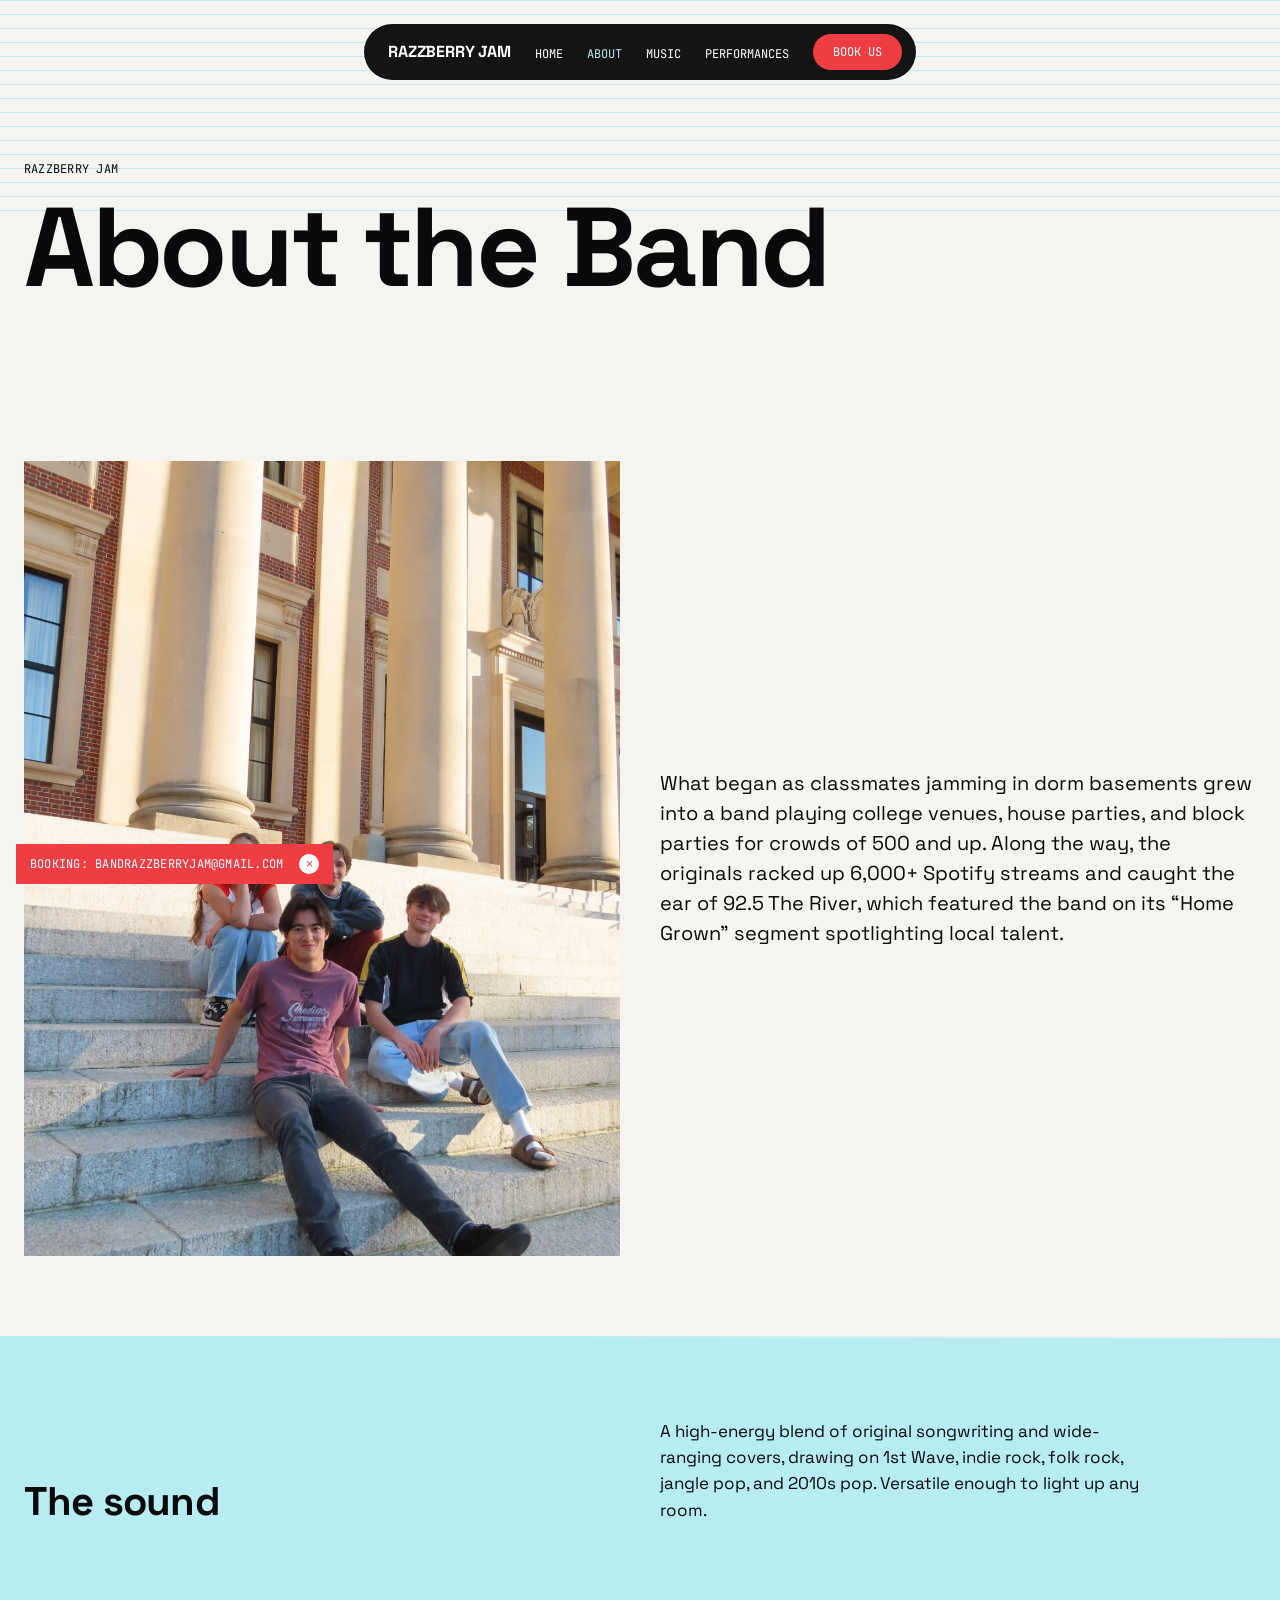
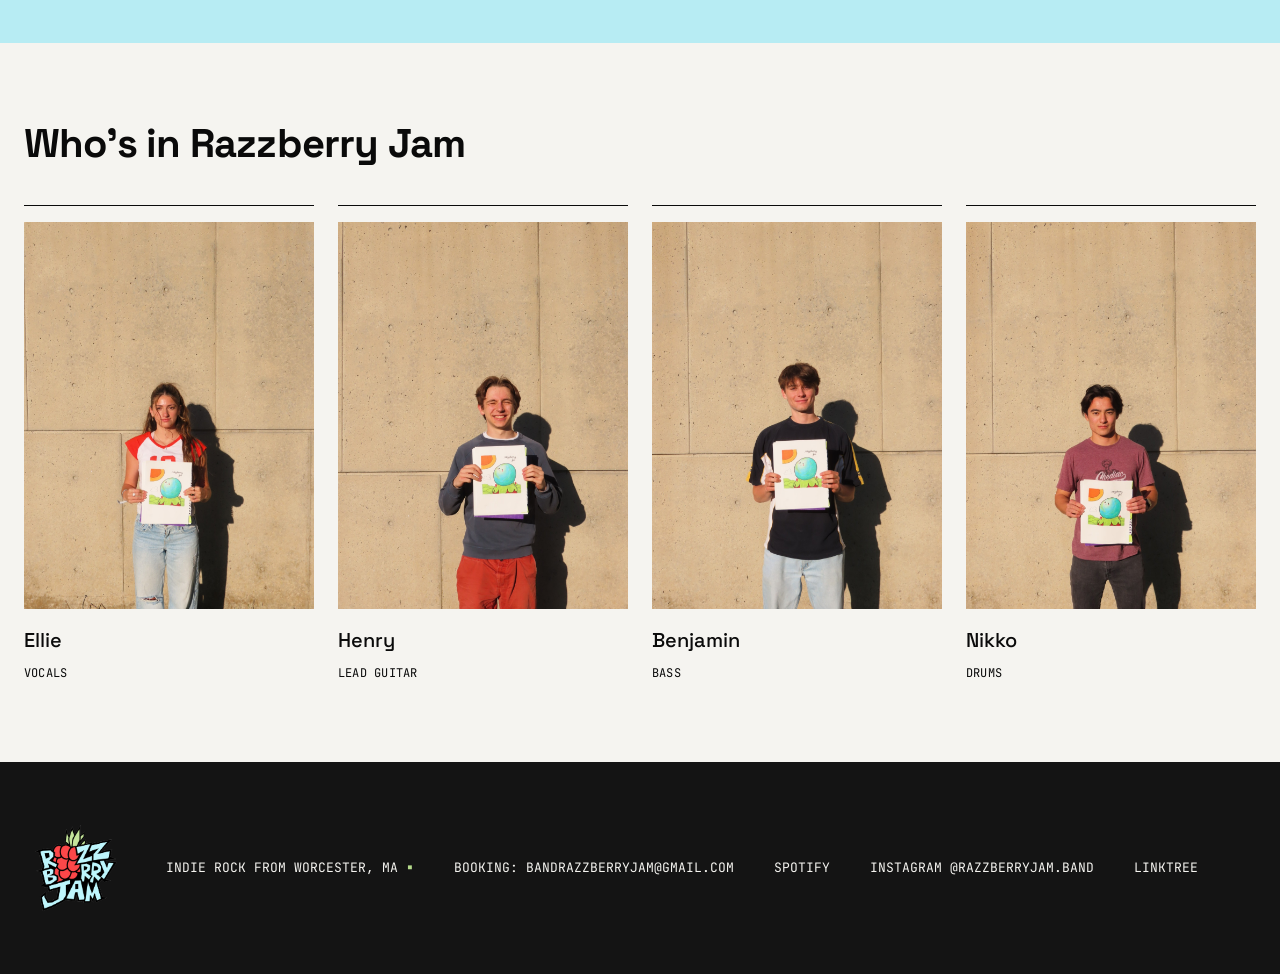
<file: about.html>
<!DOCTYPE html>
<html lang="en">
<head>
  <meta charset="UTF-8">
  <meta name="viewport" content="width=device-width, initial-scale=1.0">
  <title>About Razzberry Jam — Worcester, MA Indie Band</title>
  <meta name="description" content="Meet Razzberry Jam, a four-piece indie band from Worcester, MA. Formed by college classmates, featured on 92.5 The River, and built for live rooms of every size.">
  <link rel="preconnect" href="https://fonts.googleapis.com">
  <link rel="preconnect" href="https://fonts.gstatic.com" crossorigin>
  <link href="https://fonts.googleapis.com/css2?family=Space+Grotesk:wght@400;500;700&family=JetBrains+Mono:wght@400;700&display=swap" rel="stylesheet">
  <link rel="stylesheet" href="styles.css">
  <link rel="icon" type="image/png" href="logo.png">
</head>
<body>

  <div class="nav-wrap">
    <nav class="nav" aria-label="Main">
      <a class="wordmark" href="index.html">RAZZBERRY JAM</a>
      <ul>
        <li><a href="index.html">Home</a></li>
        <li><a href="about.html" aria-current="page">About</a></li>
        <li><a href="music.html">Music</a></li>
        <li><a href="performances.html">Performances</a></li>
      </ul>
      <a class="btn btn-red" href="mailto:bandrazzberryjam@gmail.com">Book Us</a>
    </nav>
  </div>

  <!-- Hero -->
  <header class="hero">
    <div class="hero-stripes stripes" aria-hidden="true"></div>
    <div class="container">
      <span class="eyebrow">Razzberry Jam</span>
      <h1 class="display">About the Band</h1>
    </div>
  </header>

  <!-- Story -->
  <section>
    <div class="container">
      <div class="story-split">
        <div class="plate"><img src="band-steps.jpg" alt="The four members of Razzberry Jam on stone steps between columns"></div>
        <p>What began as classmates jamming in dorm basements grew into a band playing college venues, house parties, and block parties for crowds of 500 and up. Along the way, the originals racked up 6,000+ Spotify streams and caught the ear of 92.5 The River, which featured the band on its &ldquo;Home Grown&rdquo; segment spotlighting local talent.</p>
      </div>
    </div>
  </section>

  <hr class="divider">

  <!-- Sound -->
  <section class="ice-band">
    <div class="container">
      <div class="section-header">
        <h2>The sound</h2>
        <p>A high-energy blend of original songwriting and wide-ranging covers, drawing on 1st Wave, indie rock, folk rock, jangle pop, and 2010s pop. Versatile enough to light up any room.</p>
      </div>
    </div>
  </section>

  <!-- Members -->
  <section>
    <div class="container">
      <h2>Who's in Razzberry Jam</h2>
      <div class="member-grid">
        <div>
          <img src="member-ellie.jpg" alt="Ellie, vocals">
          <span class="name">Ellie</span><span class="role">Vocals</span>
        </div>
        <div>
          <img src="member-henry.jpg" alt="Henry, lead guitar">
          <span class="name">Henry</span><span class="role">Lead Guitar</span>
        </div>
        <div>
          <img src="member-benjamin.jpg" alt="Benjamin, bass">
          <span class="name">Benjamin</span><span class="role">Bass</span>
        </div>
        <div>
          <img src="member-nikko.jpg" alt="Nikko, drums">
          <span class="name">Nikko</span><span class="role">Drums</span>
        </div>
      </div>
    </div>
  </section>

  <footer>
    <div class="container">
      <img class="footer-logo" src="logo.png" alt="Razzberry Jam logo">
      <div class="meta">
        <span>Indie rock from Worcester, MA <span class="tick">&#9642;</span></span>
        <a href="mailto:bandrazzberryjam@gmail.com">Booking: bandrazzberryjam@gmail.com</a>
        <a href="https://open.spotify.com/artist/3LFaPOnIZ1qrPua2B89dBh">Spotify</a>
        <a href="https://instagram.com/razzberryjam.band">Instagram @razzberryjam.band</a>
        <a href="https://linktr.ee/razzberryjam">Linktree</a>
      </div>
    </div>
  </footer>

  <!-- Sticky booking bar -->
  <div class="booking-bar" id="bookingBar">
    <a href="mailto:bandrazzberryjam@gmail.com">Booking: bandrazzberryjam@gmail.com</a>
    <button aria-label="Dismiss" onclick="document.getElementById('bookingBar').remove()">&times;</button>
  </div>

</body>
</html>
                                                                                                                                                                                                                                                                                                                                                                                                                                                                                                                 
</file>
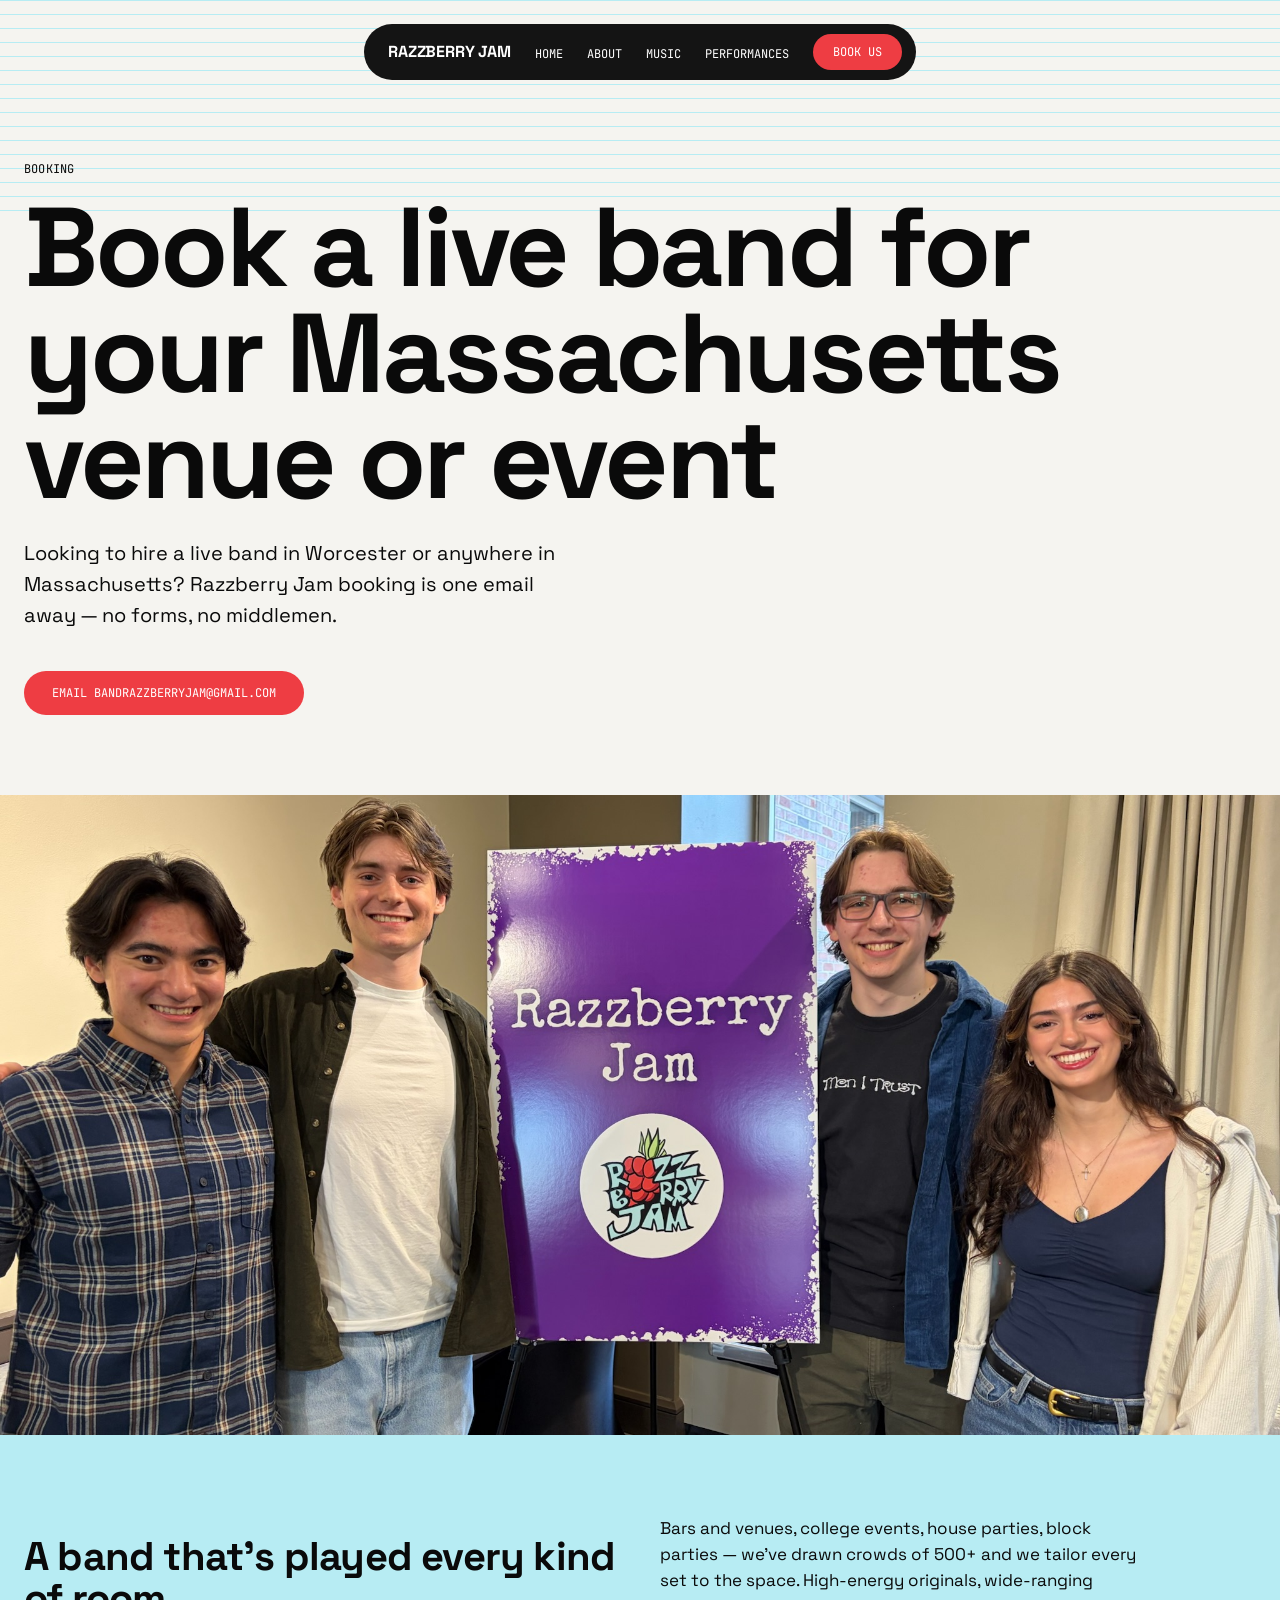
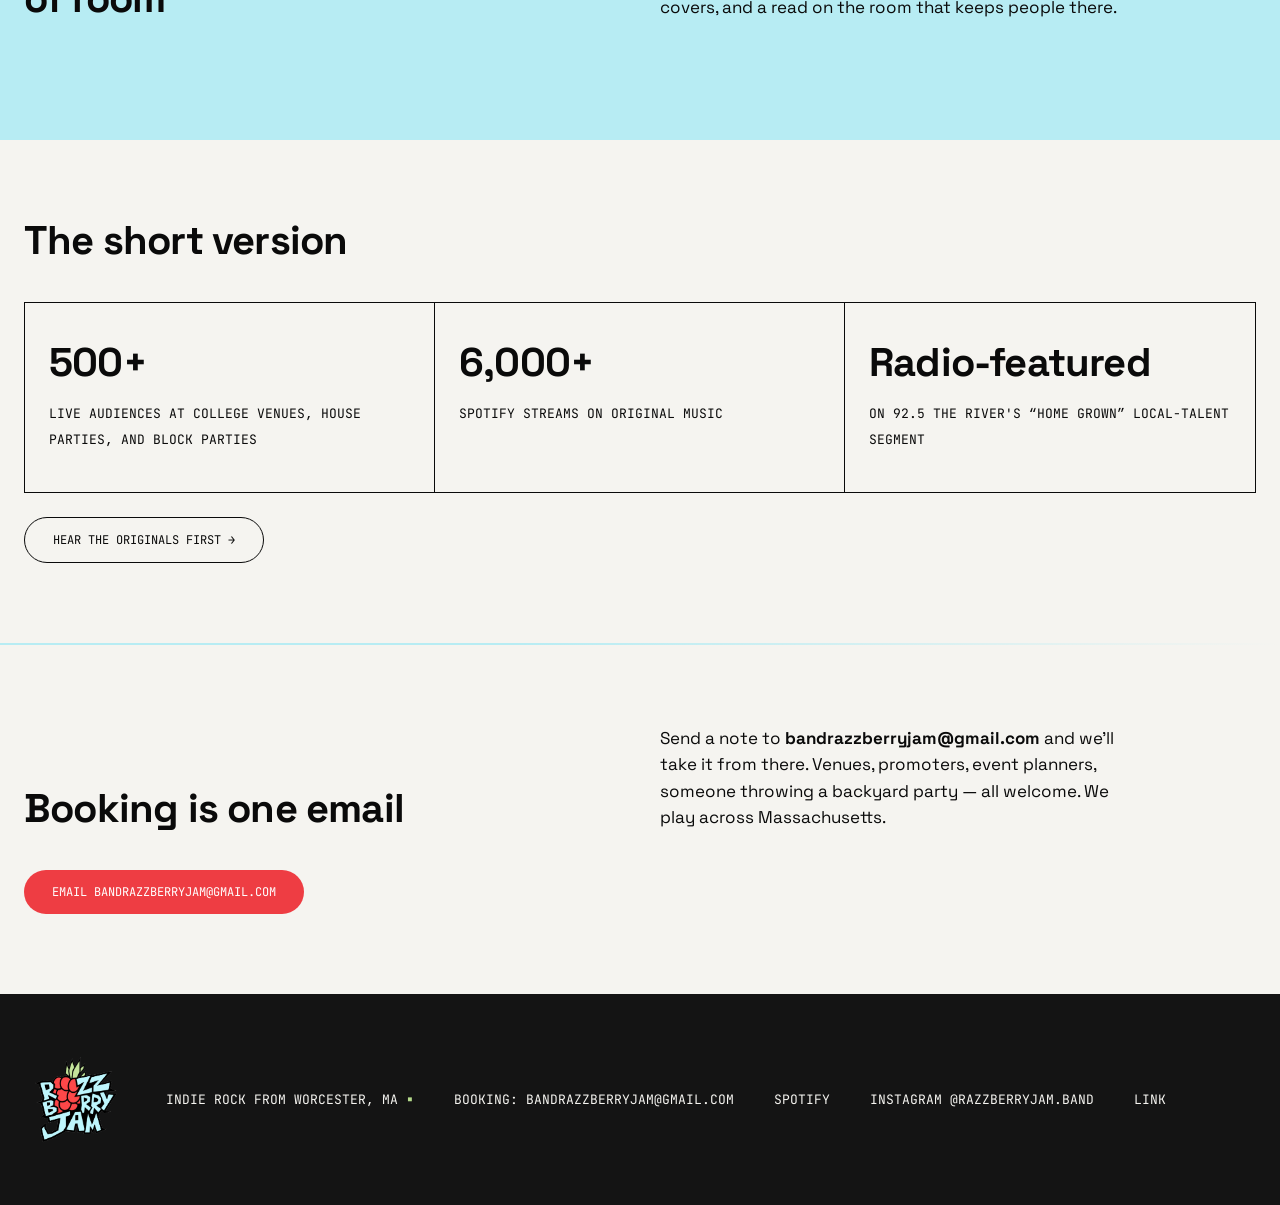
<file: book.html>
<!DOCTYPE html>
<html lang="en">
<head>
  <meta charset="UTF-8">
  <meta name="viewport" content="width=device-width, initial-scale=1.0">
  <title>Book a Band in Worcester, MA — Razzberry Jam Booking</title>
  <meta name="description" content="Hire a live band in Massachusetts: Razzberry Jam plays venues, college events, house parties, and block parties statewide. Email bandrazzberryjam@gmail.com.">
  <link rel="preconnect" href="https://fonts.googleapis.com">
  <link rel="preconnect" href="https://fonts.gstatic.com" crossorigin>
  <link href="https://fonts.googleapis.com/css2?family=Space+Grotesk:wght@400;500;700&family=JetBrains+Mono:wght@400;700&display=swap" rel="stylesheet">
  <link rel="stylesheet" href="styles.css">
  <link rel="icon" type="image/png" href="logo.png">
</head>
<body>

  <div class="nav-wrap">
    <nav class="nav" aria-label="Main">
      <a class="wordmark" href="index.html">RAZZBERRY JAM</a>
      <ul>
        <li><a href="index.html">Home</a></li>
        <li><a href="about.html">About</a></li>
        <li><a href="music.html">Music</a></li>
        <li><a href="performances.html">Performances</a></li>
      </ul>
      <a class="btn btn-red" href="mailto:bandrazzberryjam@gmail.com" aria-current="page">Book Us</a>
    </nav>
  </div>

  <!-- Hero -->
  <header class="hero">
    <div class="hero-stripes stripes" aria-hidden="true"></div>
    <div class="container">
      <span class="eyebrow">Booking</span>
      <h1 class="display">Book a live band for your Massachusetts venue or event</h1>
      <p class="sub">Looking to hire a live band in Worcester or anywhere in Massachusetts? Razzberry Jam booking is one email away — no forms, no middlemen.</p>
      <div class="cta-row">
        <a class="btn btn-red" href="mailto:bandrazzberryjam@gmail.com">Email bandrazzberryjam@gmail.com</a>
      </div>
    </div>
  </header>

  <!-- Full-bleed photo -->
  <section class="photo-band">
    <img src="band-sign.jpg" alt="Razzberry Jam standing with their band sign at a venue">
  </section>

  <!-- What you're booking -->
  <section class="ice-band">
    <div class="container">
      <div class="section-header">
        <h2>A band that's played every kind of room</h2>
        <p>Bars and venues, college events, house parties, block parties — we've drawn crowds of 500+ and we tailor every set to the space. High-energy originals, wide-ranging covers, and a read on the room that keeps people there.</p>
      </div>
    </div>
  </section>

  <!-- Why bookers say yes -->
  <section>
    <div class="container">
      <h2 style="margin-bottom: var(--spacing-40);">The short version</h2>
      <div class="stat-grid">
        <div>
          <span class="num">500+</span>
          <span class="mono-label">Live audiences at college venues, house parties, and block parties</span>
        </div>
        <div>
          <span class="num">6,000+</span>
          <span class="mono-label">Spotify streams on original music</span>
        </div>
        <div>
          <span class="num">Radio-featured</span>
          <span class="mono-label">On 92.5 The River's &ldquo;Home Grown&rdquo; local-talent segment</span>
        </div>
      </div>
      <p style="margin-top: var(--spacing-24);"><a class="btn btn-ghost" href="music.html">Hear the originals first &rarr;</a></p>
    </div>
  </section>

  <hr class="divider">

  <!-- How it works -->
  <section>
    <div class="container">
      <div class="section-header">
        <h2>Booking is one email</h2>
        <p>Send a note to <strong>bandrazzberryjam@gmail.com</strong> and we'll take it from there. Venues, promoters, event planners, someone throwing a backyard party — all welcome. We play across Massachusetts.</p>
      </div>
      <a class="btn btn-red" href="mailto:bandrazzberryjam@gmail.com">Email bandrazzberryjam@gmail.com</a>
    </div>
  </section>

  <footer>
    <div class="container">
      <img class="footer-logo" src="logo.png" alt="Razzberry Jam logo">
      <div class="meta">
        <span>Indie rock from Worcester, MA <span class="tick">&#9642;</span></span>
        <a href="mailto:bandrazzberryjam@gmail.com">Booking: bandrazzberryjam@gmail.com</a>
        <a href="https://open.spotify.com/artist/3LFaPOnIZ1qrPua2B89dBh">Spotify</a>
        <a href="https://instagram.com/razzberryjam.band">Instagram @razzberryjam.band</a>
        <a href="https://linktr.ee/razzberryjam">Link
</file>
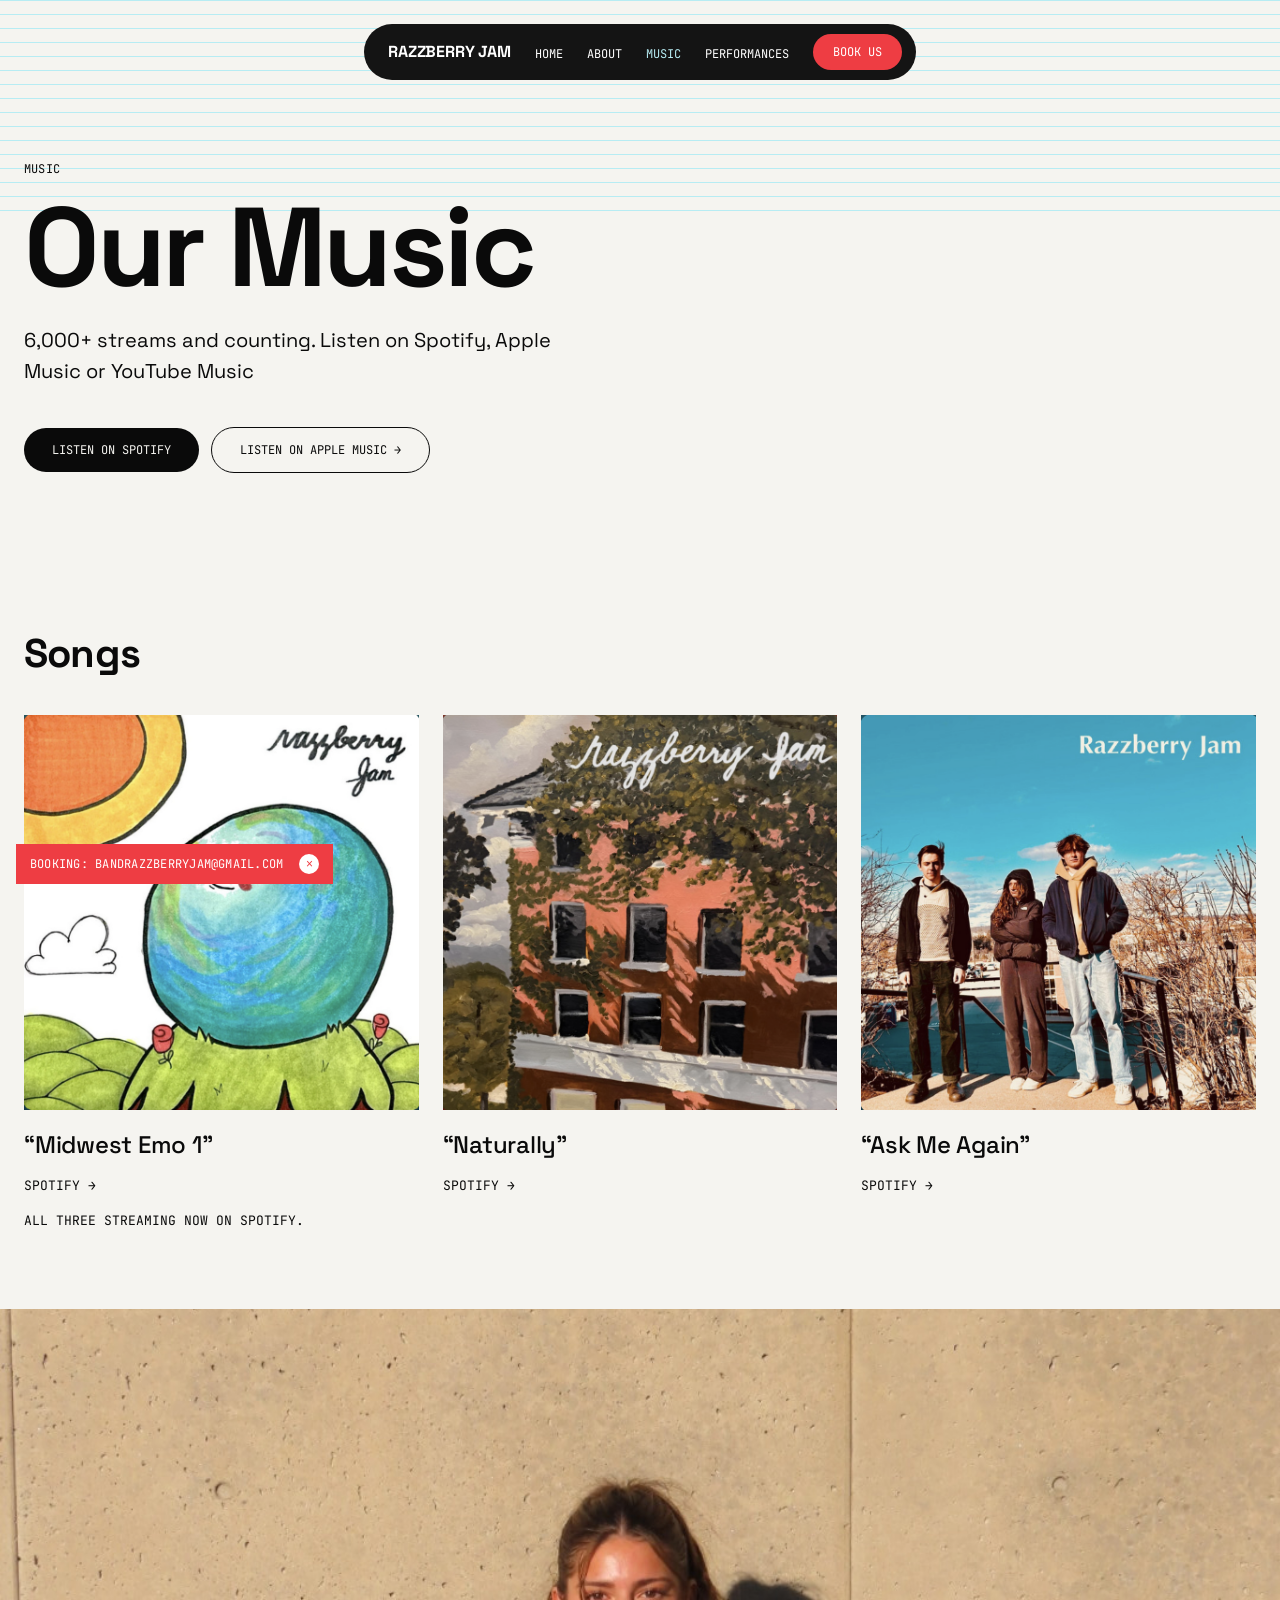
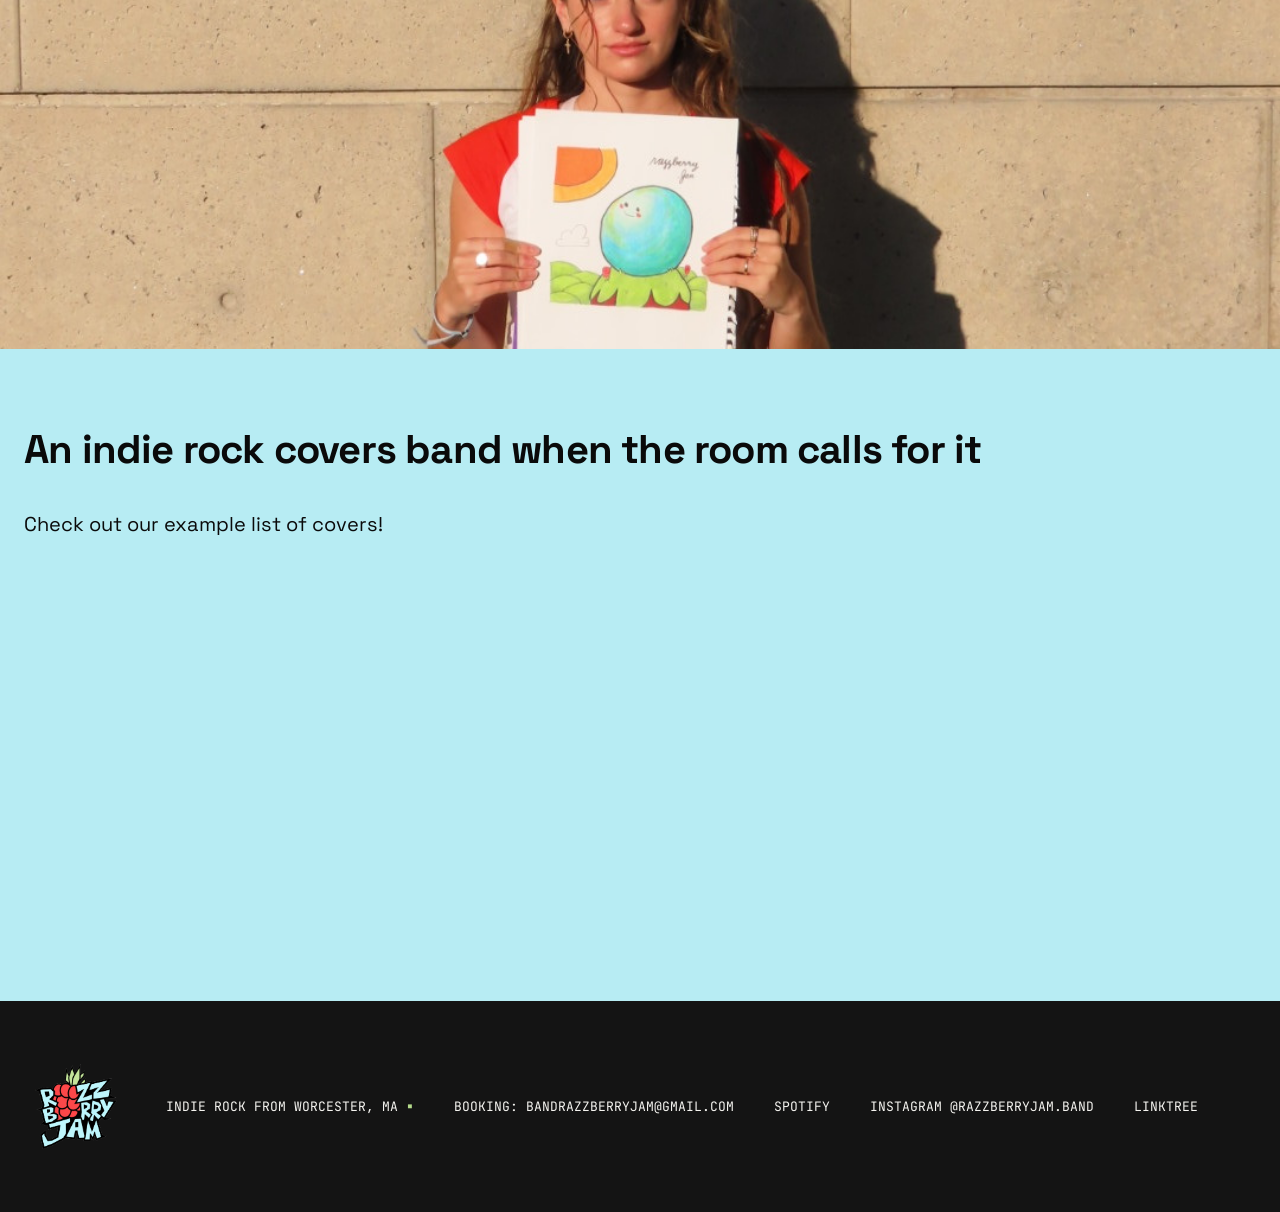
<file: music.html>
<!DOCTYPE html>
<html lang="en">
<head>
  <meta charset="UTF-8">
  <meta name="viewport" content="width=device-width, initial-scale=1.0">
  <title>Music — Razzberry Jam Songs on Spotify</title>
  <meta name="description" content="Stream Razzberry Jam's original indie rock — &quot;Midwest Emo 1,&quot; &quot;Naturally,&quot; and &quot;Ask Me Again&quot; — on Spotify, plus every other link in one place.">
  <link rel="preconnect" href="https://fonts.googleapis.com">
  <link rel="preconnect" href="https://fonts.gstatic.com" crossorigin>
  <link href="https://fonts.googleapis.com/css2?family=Space+Grotesk:wght@400;500;700&family=JetBrains+Mono:wght@400;700&display=swap" rel="stylesheet">
  <link rel="stylesheet" href="styles.css">
  <link rel="icon" type="image/png" href="logo.png">
</head>
<body>

  <div class="nav-wrap">
    <nav class="nav" aria-label="Main">
      <a class="wordmark" href="index.html">RAZZBERRY JAM</a>
      <ul>
        <li><a href="index.html">Home</a></li>
        <li><a href="about.html">About</a></li>
        <li><a href="music.html" aria-current="page">Music</a></li>
        <li><a href="performances.html">Performances</a></li>
      </ul>
      <a class="btn btn-red" href="mailto:bandrazzberryjam@gmail.com">Book Us</a>
    </nav>
  </div>

  <!-- Hero -->
  <header class="hero">
    <div class="hero-stripes stripes" aria-hidden="true"></div>
    <div class="container">
      <span class="eyebrow">Music</span>
      <h1 class="display">Our Music</h1>
      <p class="sub">6,000+ streams and counting. Listen on Spotify, Apple Music or YouTube Music</p>
      <div class="cta-row">
        <a class="btn btn-ink" href="https://open.spotify.com/artist/3LFaPOnIZ1qrPua2B89dBh">Listen on Spotify</a>
        <a class="btn btn-ghost" href="https://music.apple.com/us/artist/razzberry-jam/1783273341">Listen on Apple Music &rarr;</a>
      </div>
    </div>
  </header>

  <!-- Songs -->
  <section>
    <div class="container">
      <h2 style="margin-bottom: var(--spacing-40);">Songs</h2>
      <div class="song-grid">
        <a class="song-card" href="https://open.spotify.com/artist/3LFaPOnIZ1qrPua2B89dBh">
          <img src="cover-midwest-emo-1.png" alt="Midwest Emo 1 single cover">
          <span class="title">&ldquo;Midwest Emo 1&rdquo;</span>
          <span class="mono-label">Spotify &rarr;</span>
        </a>
        <a class="song-card" href="https://open.spotify.com/artist/3LFaPOnIZ1qrPua2B89dBh">
          <img src="cover-naturally.png" alt="Naturally single cover">
          <span class="title">&ldquo;Naturally&rdquo;</span>
          <span class="mono-label">Spotify &rarr;</span>
        </a>
        <a class="song-card" href="https://open.spotify.com/artist/3LFaPOnIZ1qrPua2B89dBh">
          <img src="cover-ask-me-again.png" alt="Ask Me Again single cover">
          <span class="title">&ldquo;Ask Me Again&rdquo;</span>
          <span class="mono-label">Spotify &rarr;</span>
        </a>
      </div>
      <p class="mono-label" style="margin-top: var(--spacing-16);">All three streaming now on Spotify.</p>
    </div>
  </section>

  <!-- Photo plate -->
  <section class="photo-band">
    <img src="jam-art.jpg" alt="Hand-drawn Razzberry Jam artwork held up against a concrete wall">
  </section>

  <!-- Covers -->
  <section class="ice-band">
    <div class="container">
      <h2 style="margin-bottom: var(--spacing-40);">An indie rock covers band when the room calls for it</h2>
      <p class="subheading" style="margin-bottom: var(--spacing-24);">Check out our example list of covers!</p>
      <iframe data-testid="embed-iframe" style="border-radius: var(--radius-media);" src="https://open.spotify.com/embed/playlist/63szTcWlDyvroWGczbYvGJ?utm_source=generator&si=a4f8768d0e504bd5" width="100%" height="352" frameBorder="0" allowfullscreen="" allow="autoplay; clipboard-write; encrypted-media; fullscreen; picture-in-picture" loading="lazy" title="Razzberry Jam covers playlist on Spotify"></iframe>
    </div>
  </section>

  <footer>
    <div class="container">
      <img class="footer-logo" src="logo.png" alt="Razzberry Jam logo">
      <div class="meta">
        <span>Indie rock from Worcester, MA <span class="tick">&#9642;</span></span>
        <a href="mailto:bandrazzberryjam@gmail.com">Booking: bandrazzberryjam@gmail.com</a>
        <a href="https://open.spotify.com/artist/3LFaPOnIZ1qrPua2B89dBh">Spotify</a>
        <a href="https://instagram.com/razzberryjam.band">Instagram @razzberryjam.band</a>
        <a href="https://linktr.ee/razzberryjam">Linktree</a>
      </div>
    </div>
  </footer>

  <!-- Sticky booking bar -->
  <div class="booking-bar" id="bookingBar">
    <a href="mailto:bandrazzberryjam@gmail.com">Booking: bandrazzberryjam@gmail.com</a>
    <button aria-label="Dismiss" onclick="document.getElementById('bookingBar').remove()">&times;</button>
  </div>

</body>
</html>
                                                                                                                                                                                                                                                                         
</file>
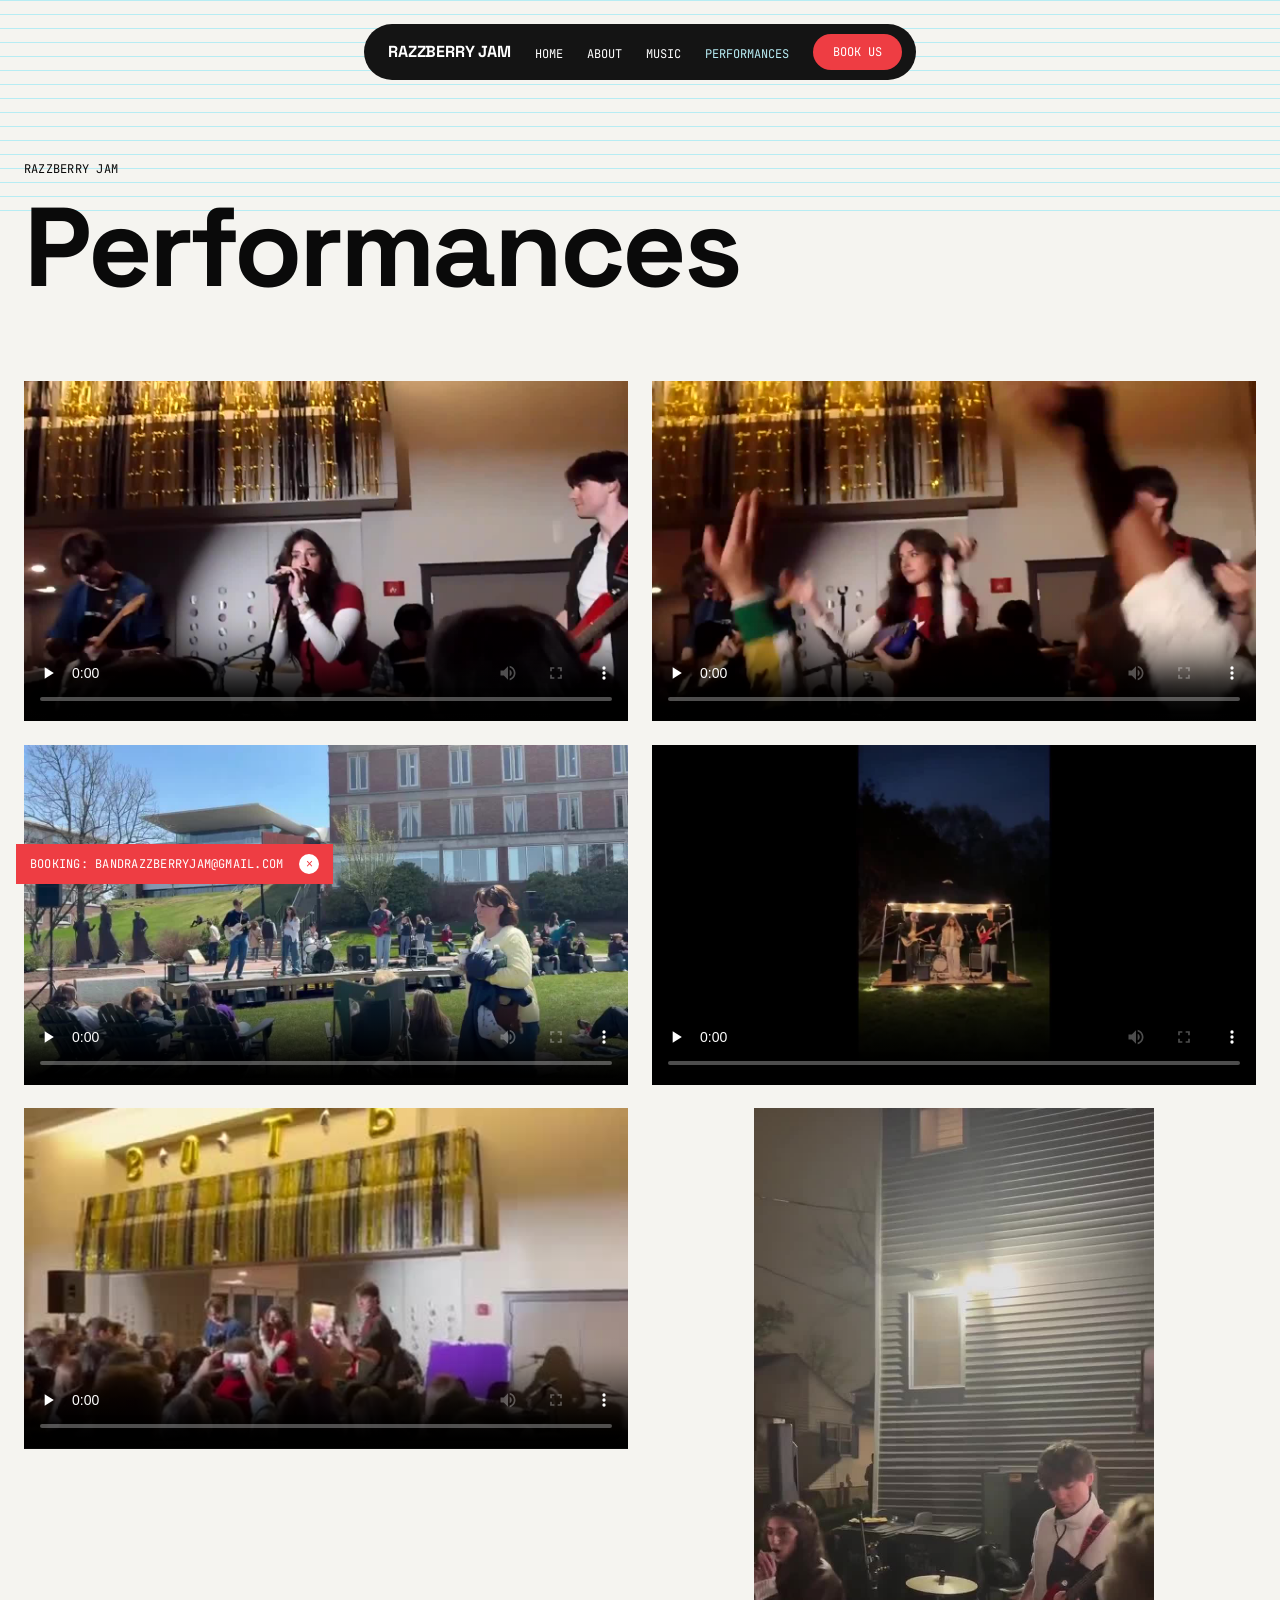
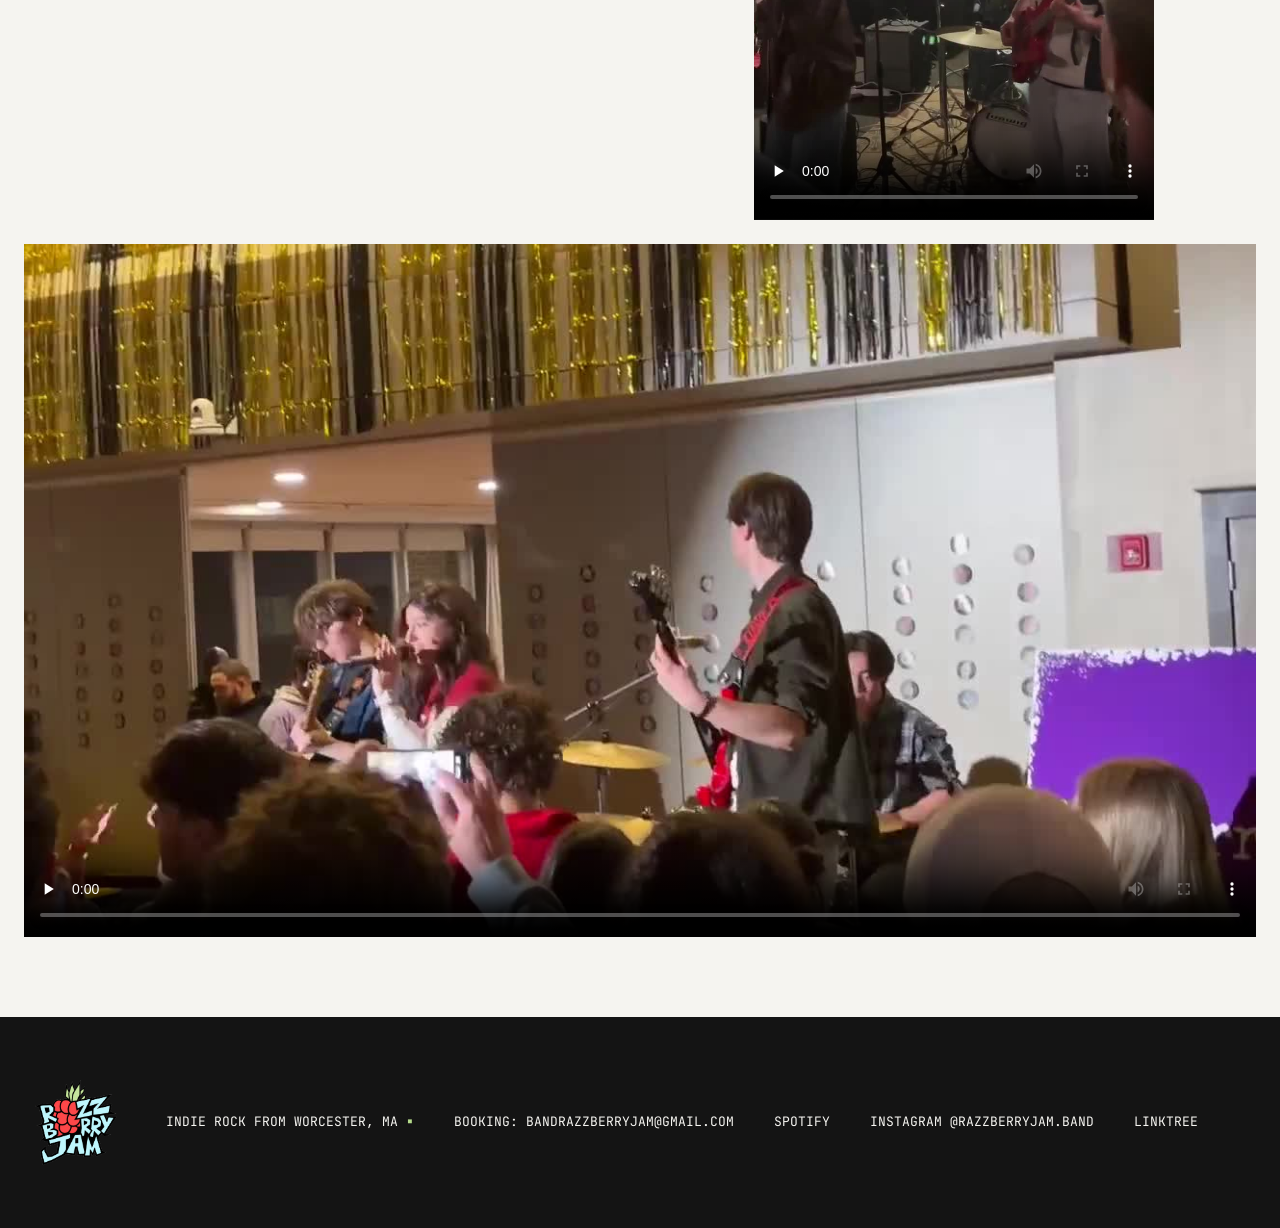
<file: performances.html>
<!DOCTYPE html>
<html lang="en">
<head>
  <meta charset="UTF-8">
  <meta name="viewport" content="width=device-width, initial-scale=1.0">
  <title>Performances — Razzberry Jam Live</title>
  <meta name="description" content="Live performance videos from Razzberry Jam, an indie rock band from Worcester, MA.">
  <link rel="preconnect" href="https://fonts.googleapis.com">
  <link rel="preconnect" href="https://fonts.gstatic.com" crossorigin>
  <link href="https://fonts.googleapis.com/css2?family=Space+Grotesk:wght@400;500;700&family=JetBrains+Mono:wght@400;700&display=swap" rel="stylesheet">
  <link rel="stylesheet" href="styles.css">
  <link rel="icon" type="image/png" href="logo.png">
</head>
<body>

  <div class="nav-wrap">
    <nav class="nav" aria-label="Main">
      <a class="wordmark" href="index.html">RAZZBERRY JAM</a>
      <ul>
        <li><a href="index.html">Home</a></li>
        <li><a href="about.html">About</a></li>
        <li><a href="music.html">Music</a></li>
        <li><a href="performances.html" aria-current="page">Performances</a></li>
      </ul>
      <a class="btn btn-red" href="mailto:bandrazzberryjam@gmail.com">Book Us</a>
    </nav>
  </div>

  <!-- Hero -->
  <header class="hero">
    <div class="hero-stripes stripes" aria-hidden="true"></div>
    <div class="container">
      <span class="eyebrow">Razzberry Jam</span>
      <h1 class="display">Performances</h1>
    </div>
  </header>

  <!-- Videos -->
  <section style="padding-top: 0;">
    <div class="container">
      <div class="perf-grid">
        <video controls preload="none" playsinline poster="perf-tinsel-2-poster.jpg">
          <source src="perf-tinsel-2.mp4" type="video/mp4">
        </video>
        <video controls preload="none" playsinline poster="perf-crowd-poster.jpg">
          <source src="perf-crowd.mp4" type="video/mp4">
        </video>
        <video controls preload="none" playsinline poster="perf-quad-poster.jpg">
          <source src="perf-quad.mp4" type="video/mp4">
        </video>
        <video controls preload="none" playsinline poster="perf-backyard-night-poster.jpg">
          <source src="perf-backyard-night.mp4" type="video/mp4">
        </video>
        <video controls preload="none" playsinline poster="perf-room-wide-poster.jpg">
          <source src="perf-room-wide.mp4" type="video/mp4">
        </video>
        <video class="vertical" controls preload="none" playsinline poster="perf-garage-poster.jpg">
          <source src="perf-garage.mp4" type="video/mp4">
        </video>
        <video class="wide" controls preload="none" playsinline poster="perf-room-2-poster.jpg">
          <source src="perf-room-2.mp4" type="video/mp4">
        </video>
      </div>
    </div>
  </section>

  <footer>
    <div class="container">
      <img class="footer-logo" src="logo.png" alt="Razzberry Jam logo">
      <div class="meta">
        <span>Indie rock from Worcester, MA <span class="tick">&#9642;</span></span>
        <a href="mailto:bandrazzberryjam@gmail.com">Booking: bandrazzberryjam@gmail.com</a>
        <a href="https://open.spotify.com/artist/3LFaPOnIZ1qrPua2B89dBh">Spotify</a>
        <a href="https://instagram.com/razzberryjam.band">Instagram @razzberryjam.band</a>
        <a href="https://linktr.ee/razzberryjam">Linktree</a>
      </div>
    </div>
  </footer>

  <!-- Sticky booking bar -->
  <div class="booking-bar" id="bookingBar">
    <a href="mailto:bandrazzberryjam@gmail.com">Booking: bandrazzberryjam@gmail.com</a>
    <button aria-label="Dismiss" onclick="document.getElementById('bookingBar').remove()">&times;</button>
  </div>

</body>
</html>
</file>
<file: styles.css>
/* ============================================================
   Razzberry Jam — styles.css
   Every value traces to DESIGN.md. Zero shadows. Flat everything.
   ============================================================ */

:root {
  /* Colors — brand */
  --color-paper: #F5F4F0;
  --color-paper-dim: #E9E7E0;
  --color-ink: #0A0A0A;
  --color-razz-red: #EE3D43;
  --color-ice-blue: #B7ECF3;
  --color-leaf-green: #B5DB8B;
  --color-char: #141414;
  --gradient-divider: linear-gradient(90deg, #B7ECF3 40%, #F5F4F0 100%);

  /* Typography */
  --font-display: 'Space Grotesk', Inter, ui-sans-serif, system-ui, sans-serif;
  --font-mono: 'JetBrains Mono', 'IBM Plex Mono', ui-monospace, monospace;

  --text-display: clamp(56px, 9vw, 112px);
  --leading-display: 0.95;
  --tracking-display: -0.03em;
  --text-heading: 40px;
  --leading-heading: 1.05;
  --tracking-heading: -0.02em;
  --text-heading-sm: 24px;
  --text-subheading: 20px;
  --text-body: 17px;
  --leading-body: 1.55;
  --text-body-sm: 14px;
  --text-label: 13px;
  --text-eyebrow: 12px;
  --tracking-eyebrow: 0.02em;

  /* Spacing & layout */
  --spacing-8: 8px;  --spacing-16: 16px; --spacing-24: 24px;
  --spacing-40: 40px; --spacing-56: 56px; --spacing-80: 80px; --spacing-96: 96px;
  --section-gap: 80px;
  --element-gap: 12px;
  --page-max-width: 1280px;

  /* Radius */
  --radius-buttons: 9999px;
  --radius-navpill: 64px;
  --radius-media: 0px;
  --radius-inputs: 2px;
}

/* ---------- Reset ---------- */
*, *::before, *::after { box-sizing: border-box; margin: 0; padding: 0; }
html { scroll-behavior: smooth; }
body {
  background: var(--color-paper);
  color: var(--color-ink);
  font-family: var(--font-display);
  font-size: var(--text-body);
  line-height: var(--leading-body);
  -webkit-font-smoothing: antialiased;
}
img { display: block; max-width: 100%; }
a { color: inherit; }

/* ---------- Type roles ---------- */
.display {
  font-size: var(--text-display);
  line-height: var(--leading-display);
  letter-spacing: var(--tracking-display);
  font-weight: 700;
  text-wrap: balance;
}
h2, .heading {
  font-size: var(--text-heading);
  line-height: var(--leading-heading);
  letter-spacing: var(--tracking-heading);
  font-weight: 700;
}
.heading-sm { font-size: var(--text-heading-sm); line-height: 1.2; letter-spacing: -0.01em; font-weight: 500; }
.subheading { font-size: var(--text-subheading); line-height: 1.35; font-weight: 400; }
.eyebrow {
  font-family: var(--font-mono);
  font-size: var(--text-eyebrow);
  letter-spacing: var(--tracking-eyebrow);
  text-transform: uppercase;
  display: block;
  margin-bottom: var(--spacing-16);
}
.mono-label {
  font-family: var(--font-mono);
  font-size: var(--text-label);
  text-transform: uppercase;
  line-height: 1.2;
}

/* ---------- Layout helpers ---------- */
.container { max-width: var(--page-max-width); margin: 0 auto; padding: 0 var(--spacing-24); }
section { padding: var(--spacing-80) 0; }

/* Two-column section header (Telepathic) */
.section-header {
  display: grid;
  grid-template-columns: 1fr 1fr;
  gap: var(--spacing-40);
  align-items: end;
  margin-bottom: var(--spacing-40);
}
.section-header p { max-width: 480px; }

/* Gradient divider — the only gradient in the system */
.divider { height: 2px; border: 0; background: var(--gradient-divider); }

/* Ice masthead stripes (Sing-sing, recolored) */
.stripes {
  background-image: repeating-linear-gradient(
    to bottom,
    var(--color-ice-blue) 0, var(--color-ice-blue) 1px,
    transparent 1px, transparent 14px
  );
}

/* ---------- Nav — floating char pill ---------- */
.nav-wrap {
  position: fixed;
  top: var(--spacing-24);
  left: 0; right: 0;
  display: flex;
  justify-content: center;
  z-index: 100;
  pointer-events: none;
  padding: 0 var(--spacing-16);
}
.nav {
  pointer-events: auto;
  background: var(--color-char);
  border-radius: var(--radius-navpill);
  display: flex;
  align-items: center;
  gap: var(--spacing-24);
  padding: 10px 14px 10px 24px;
}
.nav .wordmark {
  color: #fff;
  font-weight: 700;
  font-size: 16px;
  letter-spacing: -0.01em;
  text-decoration: none;
  white-space: nowrap;
}
.nav ul { display: flex; list-style: none; gap: var(--spacing-24); }
.nav ul a {
  color: #fff;
  font-family: var(--font-mono);
  font-size: var(--text-eyebrow);
  text-transform: uppercase;
  text-decoration: none;
}
.nav ul a:hover, .nav ul a[aria-current="page"] { color: var(--color-ice-blue); }

/* ---------- Buttons — pills only ---------- */
.btn {
  display: inline-block;
  font-family: var(--font-mono);
  font-size: var(--text-eyebrow);
  text-transform: uppercase;
  text-decoration: none;
  border-radius: var(--radius-buttons);
  padding: 16px 28px;
  line-height: 1;
}
.btn-red { background: var(--color-razz-red); color: #fff; }
.btn-red:hover { background: var(--color-ink); }
.btn-ink { background: var(--color-ink); color: var(--color-paper); }
.btn-ink:hover { background: var(--color-razz-red); color: #fff; }
.btn-ghost { background: transparent; color: var(--color-ink); border: 1px solid var(--color-ink); }
.btn-ghost:hover { background: var(--color-ink); color: var(--color-paper); }
.btn-ghost.on-dark { color: var(--color-paper); border-color: var(--color-paper); }
.btn-ghost.on-dark:hover { background: var(--color-paper); color: var(--color-ink); }
.nav .btn { padding: 12px 20px; }

/* ---------- Hero ---------- */
.hero {
  padding-top: 160px;
  padding-bottom: var(--spacing-80);
  position: relative;
}
.hero .eyebrow { color: var(--color-ink); }
.hero-stripes {
  position: absolute;
  top: 0; left: 0; right: 0;
  height: 220px;
  z-index: -1;
}
.hero .display { max-width: 20ch; }
.hero .sub {
  font-size: var(--text-subheading);
  max-width: 560px;
  margin-top: var(--spacing-24);
}
.hero .cta-row {
  display: flex;
  flex-wrap: wrap;
  gap: var(--element-gap);
  margin-top: var(--spacing-40);
  align-items: center;
}

/* ---------- Hero logo lockup ---------- */
.hero-lockup {
  display: flex;
  align-items: center;
  gap: var(--spacing-40);
}
.hero-lockup img {
  width: clamp(150px, 24vw, 300px);
  height: auto;
  flex-shrink: 0;
}
@media (max-width: 700px) {
  .hero-lockup { flex-direction: column; align-items: flex-start; gap: var(--spacing-24); }
  .hero-lockup img { width: clamp(140px, 40vw, 200px); }
}

/* ---------- Footer logo ---------- */
footer .container {
  display: flex;
  align-items: center;
  gap: var(--spacing-40);
  flex-wrap: wrap;
}
footer .footer-logo {
  width: clamp(71px, 8vw, 107px);
  height: auto;
  flex-shrink: 0;
}
footer .meta { flex: 1; min-width: 260px; }

/* ---------- Stat hairline grid (Superlocal) ---------- */
.stat-grid {
  display: grid;
  grid-template-columns: repeat(3, 1fr);
  border: 1px solid var(--color-ink);
}
.stat-grid > div {
  padding: var(--spacing-40) var(--spacing-24);
  border-right: 1px solid var(--color-ink);
}
.stat-grid > div:last-child { border-right: 0; }
.stat-grid .num {
  font-size: var(--text-heading);
  font-weight: 700;
  letter-spacing: var(--tracking-heading);
  line-height: 1;
  display: block;
  margin-bottom: var(--spacing-16);
}
.stat-grid .mono-label { color: var(--color-ink); }

/* ---------- Photo plates — raw crops, 0 radius ---------- */
.plate { border-radius: var(--radius-media); }
.plate img { width: 100%; height: 100%; object-fit: cover; border-radius: 0; }
.plate.full-bleed { width: 100%; }
.plate.tall img { aspect-ratio: 4 / 3; }

.photo-band { padding: 0; }
.photo-band img, .photo-band video { width: 100%; max-height: 640px; object-fit: cover; display: block; }

/* Rotated gutter caption (Sing-sing) */
.plate-row { display: grid; grid-template-columns: 1fr 48px; gap: var(--element-gap); }
.rotated-caption {
  writing-mode: vertical-rl;
  transform: rotate(180deg);
  font-family: var(--font-mono);
  font-size: var(--text-eyebrow);
  text-transform: uppercase;
  letter-spacing: var(--tracking-eyebrow);
  align-self: end;
}

/* ---------- Story split (About): image left, story text right ---------- */
.story-split {
  display: grid;
  grid-template-columns: 1fr 1fr;
  gap: var(--spacing-40);
  align-items: center;
}
.story-split img {
  width: 100%;
  aspect-ratio: 3 / 4;
  object-fit: cover;
  border-radius: var(--radius-media);
}
.story-split p { font-size: var(--text-subheading); line-height: 1.5; max-width: 34em; }
@media (max-width: 900px) {
  .story-split { grid-template-columns: 1fr; }
}

/* ---------- Ice wash band ---------- */
.ice-band { background: var(--color-ice-blue); }

/* ---------- Char band ---------- */
.char-band { background: var(--color-char); color: var(--color-paper); }

/* ---------- Dim band ---------- */
.dim-band { background: var(--color-paper-dim); }

/* ---------- Song cover grid ---------- */
.song-grid {
  display: grid;
  grid-template-columns: repeat(3, 1fr);
  gap: var(--spacing-24);
}
.song-card {
  text-decoration: none;
  display: block;
}
.song-card img {
  width: 100%;
  aspect-ratio: 1 / 1;
  object-fit: cover;
  border-radius: var(--radius-media);
  margin-bottom: var(--spacing-16);
}
.song-card .title {
  display: block;
  font-size: var(--text-heading-sm);
  font-weight: 500;
  letter-spacing: -0.01em;
  margin-bottom: var(--spacing-8);
}
.song-card:hover .title { color: var(--color-razz-red); }
@media (max-width: 700px) {
  .song-grid { grid-template-columns: 1fr; }
}

/* ---------- Member grid ---------- */
.member-grid {
  display: grid;
  grid-template-columns: repeat(4, 1fr);
  gap: var(--spacing-24);
  margin-top: var(--spacing-40);
}
.member-grid .name { font-size: var(--text-subheading); font-weight: 500; }
.member-grid .role {
  font-family: var(--font-mono);
  font-size: var(--text-eyebrow);
  text-transform: uppercase;
  letter-spacing: var(--tracking-eyebrow);
  margin-top: var(--spacing-8);
  display: block;
}
.member-grid > div { border-top: 1px solid var(--color-ink); padding-top: var(--spacing-16); }
.member-grid img {
  width: 100%;
  aspect-ratio: 3 / 4;
  object-fit: cover;
  border-radius: var(--radius-media);
  margin-bottom: var(--spacing-16);
}

/* ---------- Link list ---------- */
.link-rows { border-top: 1px solid var(--color-ink); }
.link-rows a {
  display: flex;
  justify-content: space-between;
  align-items: baseline;
  padding: var(--spacing-16) 0;
  border-bottom: 1px solid var(--color-ink);
  text-decoration: none;
  font-size: var(--text-subheading);
  font-weight: 500;
}
.link-rows a:hover { color: var(--color-razz-red); }

/* ---------- Bottom CTA strip ---------- */
.cta-strip { text-align: left; }
.cta-strip .heading { max-width: 16ch; }
.cta-strip .inner {
  display: grid;
  grid-template-columns: 1fr auto;
  gap: var(--spacing-40);
  align-items: center;
}

/* ---------- Feature band — donor skeleton (two-col dark band, text left / live media right), skinned per DESIGN.md ---------- */
.feature-band { padding: 0; }
.feature-band .inner-grid {
  display: grid;
  grid-template-columns: 1fr 1fr;
  min-height: 480px;
}
.feature-band .copy {
  padding: var(--spacing-80) var(--spacing-40);
  display: flex;
  flex-direction: column;
  justify-content: center;
  align-items: flex-start;
  gap: var(--spacing-24);
}
.feature-band .copy .heading { max-width: 14ch; }
.feature-band .media { position: relative; }
.feature-band video {
  position: absolute;
  inset: 0;
  width: 100%;
  height: 100%;
  object-fit: cover;
  display: block;
  border-radius: var(--radius-media);
}
@media (max-width: 900px) {
  .feature-band .inner-grid { grid-template-columns: 1fr; }
  .feature-band .media { min-height: 320px; }
  .feature-band .copy { padding: var(--spacing-56) var(--spacing-24); }
}

/* ---------- Performances video grid ---------- */
.perf-grid {
  display: grid;
  grid-template-columns: 1fr 1fr;
  gap: var(--spacing-24);
  align-items: start;
}
.perf-grid video {
  width: 100%;
  display: block;
  border-radius: var(--radius-media);
  background: var(--color-ink);
}
.perf-grid video.wide { grid-column: 1 / -1; }
.perf-grid video.vertical { max-width: 400px; justify-self: center; }
@media (max-width: 700px) {
  .perf-grid { grid-template-columns: 1fr; }
  .perf-grid video.vertical { max-width: 100%; }
}

/* ---------- Sticky booking bar (About & Music) ---------- */
.booking-bar {
  position: fixed;
  left: var(--spacing-16);
  bottom: var(--spacing-16);
  z-index: 90;
  background: var(--color-razz-red);
  color: #fff;
  display: flex;
  align-items: center;
  gap: var(--spacing-16);
  padding: 10px 14px;
}
.booking-bar a {
  color: #fff;
  font-family: var(--font-mono);
  font-size: var(--text-eyebrow);
  text-transform: uppercase;
  text-decoration: none;
  letter-spacing: var(--tracking-eyebrow);
}
.booking-bar button {
  background: #fff;
  color: var(--color-razz-red);
  border: 0;
  border-radius: var(--radius-buttons);
  width: 20px; height: 20px;
  font-size: 12px;
  line-height: 1;
  cursor: pointer;
}

/* ---------- Footer ---------- */
footer { background: var(--color-char); color: var(--color-paper); padding: var(--spacing-56) 0; }
footer .big-wordmark {
  font-size: clamp(40px, 8vw, 104px);
  font-weight: 700;
  letter-spacing: var(--tracking-display);
  line-height: 0.95;
  margin-bottom: var(--spacing-56);
}
footer .meta {
  display: flex;
  flex-wrap: wrap;
  gap: var(--spacing-8) var(--spacing-40);
  font-family: var(--font-mono);
  font-size: var(--text-label);
  text-transform: uppercase;
}
footer .meta a { color: var(--color-paper); text-decoration: none; }
footer .meta a:hover { color: var(--color-ice-blue); }
footer .tick { color: var(--color-leaf-green); }

/* ---------- Hero photo variant (p
</file>
